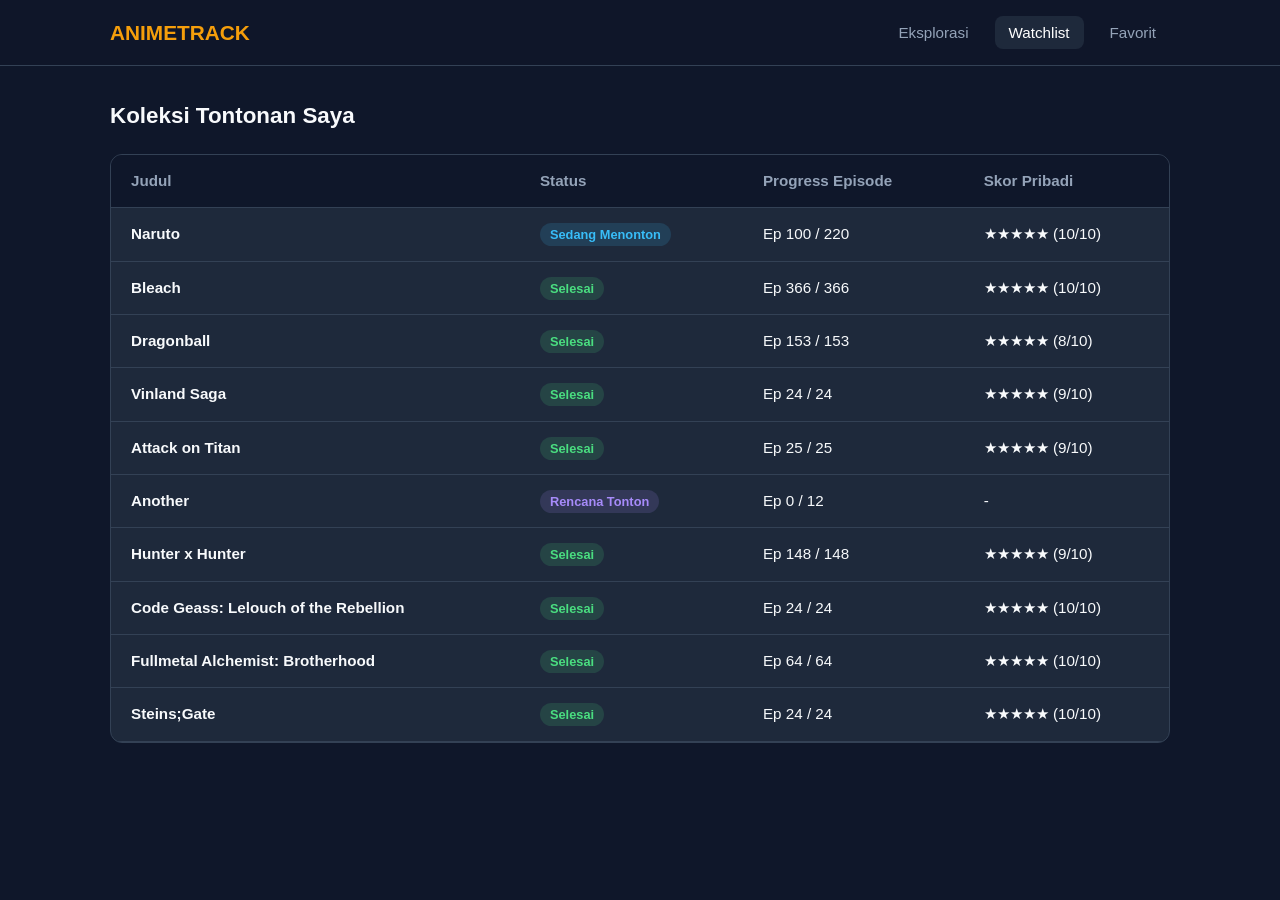
<file: watchlist-tracker/watchlist.html>
<!DOCTYPE html>
<html lang="id">
<head>
  <meta charset="UTF-8">
  <meta name="viewport" content="width=device-width, initial-scale=1.0">
  <title>Watchlist Saya - ANIMETRACK</title>
  <link rel="stylesheet" href="css/style.css">
</head>
<body>

  <nav class="navbar">
    <div class="nav-container">
      <a href="index.html" class="nav-logo">ANIMETRACK</a>
      <ul class="nav-links">
        <li><a href="index.html">Eksplorasi</a></li>
        <li><a href="watchlist.html" class="active">Watchlist</a></li>
        <li><a href="favorite.html">Favorit</a></li>
      </ul>
    </div>
  </nav>

  <main class="main-container">
    <h2 class="section-title">Koleksi Tontonan Saya</h2>

    <div class="table-container">
      <table class="watchlist-table">
        <thead>
          <tr>
            <th>Judul</th>
            <th>Status</th>
            <th>Progress Episode</th>
            <th>Skor Pribadi</th>
          </tr>
        </thead>
        <tbody>
          <tr>
            <td><strong>Naruto</strong></td>
            <td><span class="status-badge badge-watching">Sedang Menonton</span></td>
            <td>Ep 100 / 220</td>
            <td>★★★★★ (10/10)</td>
          </tr>
          <tr>
            <td><strong>Bleach</strong></td>
            <td><span class="status-badge badge-completed">Selesai</span></td>
            <td>Ep 366 / 366</td>
            <td>★★★★★ (10/10)</td>
          </tr>
          <tr>
            <td><strong>Dragonball</strong></td>
            <td><span class="status-badge badge-completed">Selesai</span></td>
            <td>Ep 153 / 153</td>
            <td>★★★★★ (8/10)</td>
          </tr>
          <tr>
            <td><strong>Vinland Saga</strong></td>
            <td><span class="status-badge badge-completed">Selesai</span></td>
            <td>Ep 24 / 24</td>
            <td>★★★★★ (9/10)</td>
          </tr>
          <tr>
            <td><strong>Attack on Titan</strong></td>
            <td><span class="status-badge badge-completed">Selesai</span></td>
            <td>Ep 25 / 25</td>
            <td>★★★★★ (9/10)</td>
          </tr>
          <tr>
            <td><strong>Another</strong></td>
            <td><span class="status-badge badge-plan">Rencana Tonton</span></td>
            <td>Ep 0 / 12</td>
            <td>-</td>
          </tr>
          <tr>
            <td><strong>Hunter x Hunter</strong></td>
            <td><span class="status-badge badge-completed">Selesai</span></td>
            <td>Ep 148 / 148</td>
            <td>★★★★★ (9/10)</td>
          </tr>
          <tr>
            <td><strong>Code Geass: Lelouch of the Rebellion</strong></td>
            <td><span class="status-badge badge-completed">Selesai</span></td>
            <td>Ep 24 / 24</td>
            <td>★★★★★ (10/10)</td>
          </tr>
          <tr>
            <td><strong>Fullmetal Alchemist: Brotherhood</strong></td>
            <td><span class="status-badge badge-completed">Selesai</span></td>
            <td>Ep 64 / 64</td>
            <td>★★★★★ (10/10)</td>
          </tr>
          <tr>
            <td><strong>Steins;Gate</strong></td>
            <td><span class="status-badge badge-completed">Selesai</span></td>
            <td>Ep 24 / 24</td>
            <td>★★★★★ (10/10)</td>
        </tbody>
      </table>
    </div>
  </main>

</body>
</html>
</file>
<file: watchlist-tracker/css/style.css>
:root {
  --bg-body: #0f172a;
  --bg-card: #1e293b;
  --bg-card-hover: #334155;
  --primary: #f59e0b;
  --primary-hover: #d97706;
  --text-main: #f8fafc;
  --text-muted: #94a3b8;
  --border: #334155;
  --status-watching: #38bdf8;
  --status-completed: #4ade80;
  --status-plan: #a78bfa;
  --radius: 12px;
}

* {
  margin: 0;
  padding: 0;
  box-sizing: border-box;
  font-family: -apple-system, BlinkMacSystemFont, "Segoe UI", Roboto, sans-serif;
}

body {
  background-color: var(--bg-body);
  color: var(--text-main);
  line-height: 1.6;
}

/* Navbar */
.navbar {
  background-color: rgba(15, 23, 42, 0.95);
  border-bottom: 1px solid var(--border);
  position: sticky;
  top: 0;
  z-index: 50;
}

.nav-container {
  max-width: 1100px;
  margin: 0 auto;
  padding: 16px 20px;
  display: flex;
  justify-content: space-between;
  align-items: center;
}

.nav-logo {
  font-size: 1.3rem;
  font-weight: 800;
  color: var(--primary);
  text-decoration: none;
}

.nav-links {
  display: flex;
  list-style: none;
  gap: 12px;
}

.nav-links a {
  text-decoration: none;
  color: var(--text-muted);
  font-weight: 500;
  font-size: 0.95rem;
  padding: 8px 14px;
  border-radius: 8px;
  transition: all 0.2s;
}

.nav-links a:hover,
.nav-links a.active {
  color: #fff;
  background-color: var(--bg-card);
}

.main-container {
  max-width: 1100px;
  margin: 32px auto;
  padding: 0 20px;
}

.section-title {
  font-size: 1.4rem;
  font-weight: 700;
  margin-bottom: 20px;
}

/* Card Grid (Katalog) */
.media-grid {
  display: grid;
  grid-template-columns: repeat(auto-fill, minmax(220px, 1fr));
  gap: 24px;
}

.media-card {
  position: relative;
  background: var(--bg-card);
  border-radius: var(--radius);
  overflow: hidden;
  border: 1px solid var(--border);
  transition: transform 0.2s, box-shadow 0.2s;
  display: flex;
  flex-direction: column;
}

.media-card:hover {
  transform: translateY(-4px);
  box-shadow: 0 10px 20px rgba(0, 0, 0, 0.3);
}

.media-poster {
  width: 100%;
  height: 300px;
  object-fit: cover;
  background-color: #334155;
}

.media-info {
  padding: 16px;
  flex-grow: 1;
}

.media-meta {
  display: flex;
  justify-content: space-between;
  align-items: center;
  font-size: 0.85rem;
  color: var(--primary);
  font-weight: 700;
  margin-bottom: 6px;
}

.media-title {
  font-size: 1.05rem;
  font-weight: 600;
  margin-bottom: 6px;
}

.media-genre {
  font-size: 0.8rem;
  color: var(--text-muted);
}


.badge-favorite {
  position: absolute;
  top: 12px;
  left: 12px;
  z-index: 2;

  display: flex;
  align-items: center;
  justify-content: center;
  width: 44px;
  height: 44px;
  border-radius: 6px;
  background: rgba(0, 0, 0, 0.7);
  backdrop-filter: blur(4px);
  color: #b0b0b0;
  font-size: 24px;
  box-shadow: 0 4px 8px rgba(0, 0, 0, 0.4);

  opacity: 0.5;

  cursor: pointer;
  user-select: none;
  -webkit-user-select: none;
  transition: opacity 0.2s ease, transform 0.2s ease;
}

/* Saat kursor diarahkan, opasitas kembali jelas */
.badge-favorite:hover {
  opacity: 1;
  transform: scale(1.05);
}

.detail-layout {
  display: grid;
  grid-template-columns: 320px 1fr;
  gap: 36px;
  background: var(--bg-card);
  padding: 32px;
  border-radius: var(--radius);
  border: 1px solid var(--border);
}

.detail-poster {
  width: 100%;
  height: 440px;
  object-fit: cover;
  border-radius: 8px;
}

.detail-title {
  font-size: 2rem;
  font-weight: 800;
  margin-bottom: 8px;
}

.detail-meta-row {
  display: flex;
  gap: 16px;
  font-size: 0.9rem;
  color: var(--text-muted);
  margin-bottom: 20px;
}

.detail-synopsis {
  color: #cbd5e1;
  margin-bottom: 24px;
}

.cast-title {
  font-weight: 600;
  margin-bottom: 12px;
}

.cast-grid {
  display: flex;
  gap: 16px;
  margin-bottom: 28px;
  flex-wrap: wrap;
}

.cast-item {
  font-size: 0.85rem;
  background: #334155;
  padding: 6px 12px;
  border-radius: 20px;
}

/* Table Style (Watchlist) */
.table-container {
  background: var(--bg-card);
  border-radius: var(--radius);
  border: 1px solid var(--border);
  overflow-x: auto;
}

.watchlist-table {
  width: 100%;
  border-collapse: collapse;
  font-size: 0.95rem;
}

.watchlist-table th,
.watchlist-table td {
  padding: 14px 20px;
  border-bottom: 1px solid var(--border);
  text-align: left;
}

.watchlist-table th {
  background: #0f172a;
  color: var(--text-muted);
  font-weight: 600;
}

.status-badge {
  padding: 4px 10px;
  border-radius: 20px;
  font-size: 0.8rem;
  font-weight: 600;
}

.badge-watching { background: rgba(56, 189, 248, 0.15); color: var(--status-watching); }
.badge-completed { background: rgba(74, 222, 128, 0.15); color: var(--status-completed); }
.badge-plan { background: rgba(167, 139, 250, 0.15); color: var(--status-plan); }

.btn {
  display: inline-block;
  padding: 10px 18px;
  font-size: 0.9rem;
  font-weight: 600;
  border-radius: 8px;
  border: none;
  cursor: pointer;
  text-decoration: none;
}

.btn-primary { background: var(--primary); color: #000; }
.btn-primary:hover { background: var(--primary-hover); }

@media (max-width: 768px) {
  .detail-layout { grid-template-columns: 1fr; }
}
</file>
